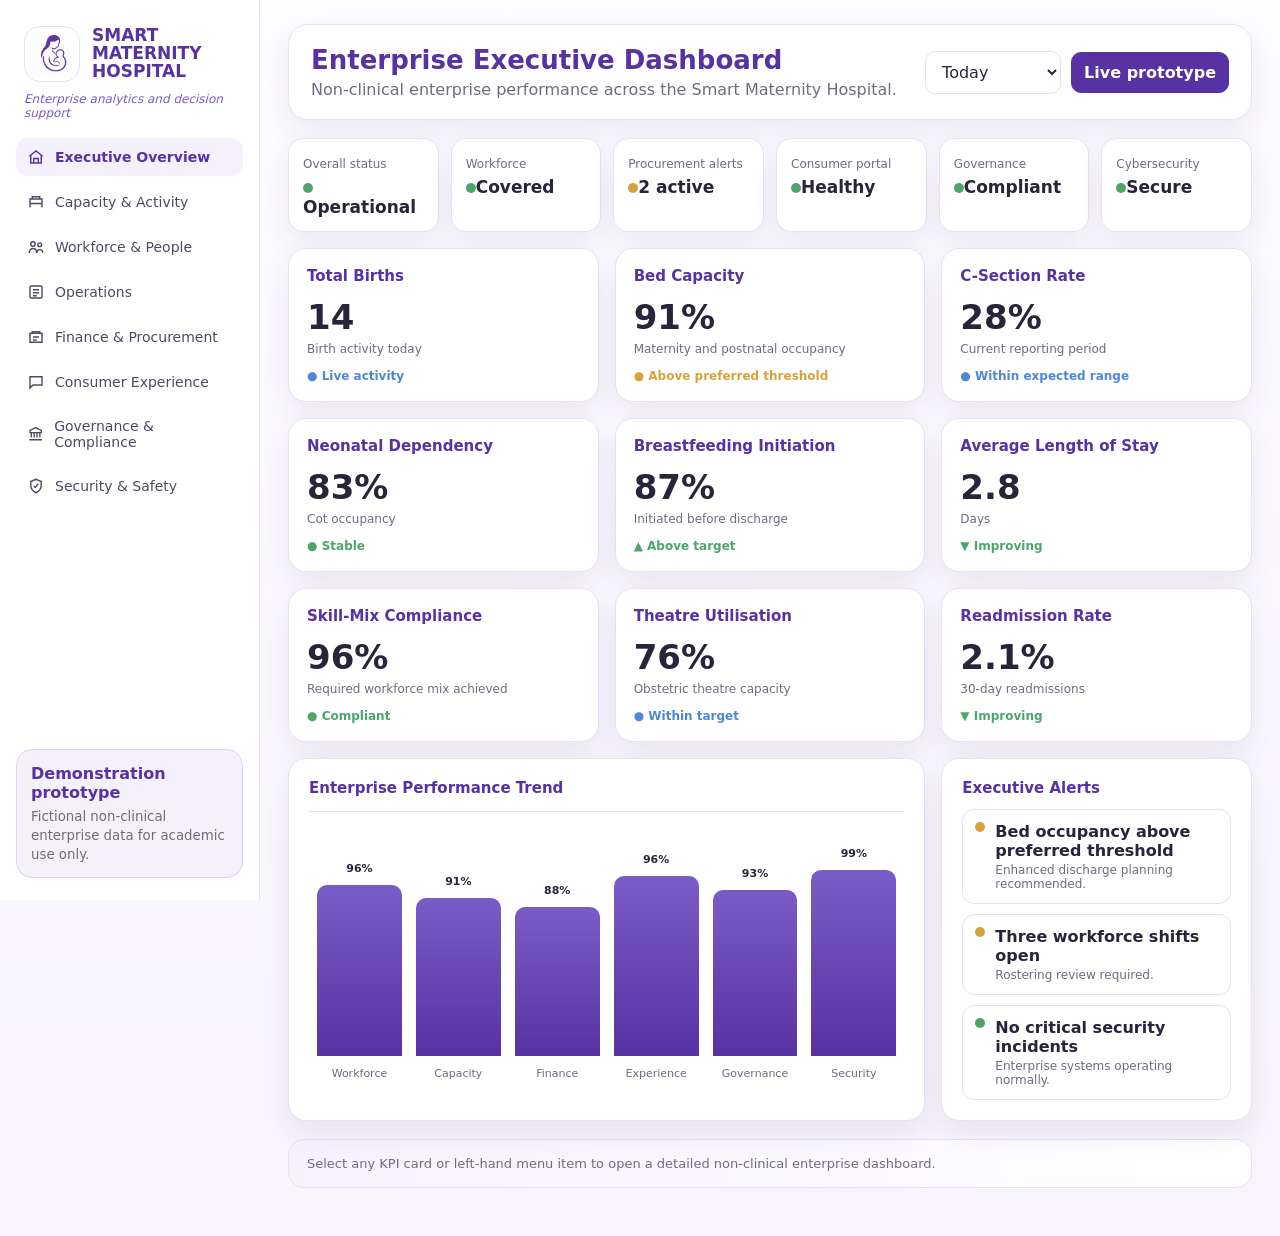
<file: index.html>
<!DOCTYPE html><html lang="en"><head><meta charset="UTF-8"><meta name="viewport" content="width=device-width,initial-scale=1.0"><title>Enterprise Executive Dashboard</title><link rel="stylesheet" href="assets/css/styles.css"></head>
<body><div class="shell">
<aside class="sidebar">
 <div>
  <div class="brand"><div class="logo"><img src="assets/smart-maternity-logo.png" alt="Smart Maternity Hospital logo"></div><h1>SMART<br>MATERNITY<br>HOSPITAL</h1></div>
  <div class="tagline">Enterprise analytics and decision support</div>
 </div>
 <nav><a class="nav-link active" href="index.html"><svg viewBox="0 0 24 24"><path d="M3 11 12 4l9 7"/><path d="M5 10v10h14V10"/><path d="M9 20v-6h6v6"/></svg>Executive Overview</a><a class="nav-link" href="capacity.html"><svg viewBox="0 0 24 24"><path d="M4 19V8h16v11"/><path d="M7 8V5h10v3M4 14h16"/></svg>Capacity & Activity</a><a class="nav-link " href="workforce.html"><svg viewBox="0 0 24 24"><circle cx="8" cy="8" r="3"/><circle cx="17" cy="9" r="2.5"/><path d="M3 20c0-4 2-6 5-6s5 2 5 6M13 20c.2-3 1.8-4.5 4-4.5S21 17 21 20"/></svg>Workforce & People</a><a class="nav-link " href="operations.html"><svg viewBox="0 0 24 24"><rect x="4" y="4" width="16" height="16" rx="2"/><path d="M8 9h8M8 13h8M8 17h5"/></svg>Operations</a><a class="nav-link " href="finance.html"><svg viewBox="0 0 24 24"><path d="M4 7h16v12H4z"/><path d="M7 7V5h10v2M8 12h8M8 16h5"/></svg>Finance & Procurement</a><a class="nav-link " href="customer.html"><svg viewBox="0 0 24 24"><path d="M4 5h16v11H8l-4 4V5Z"/></svg>Consumer Experience</a><a class="nav-link " href="governance.html"><svg viewBox="0 0 24 24"><path d="M12 3 4 7v3h16V7l-8-4Z"/><path d="M6 10v7M10 10v7M14 10v7M18 10v7M3 20h18"/></svg>Governance & Compliance</a><a class="nav-link " href="security.html"><svg viewBox="0 0 24 24"><path d="M12 3 5 6v5c0 5 3 8 7 10 4-2 7-5 7-10V6l-7-3Z"/><path d="m9 12 2 2 4-5"/></svg>Security & Safety</a></nav>
 <div class="sidebar-note"><strong>Demonstration prototype</strong><small>Fictional non-clinical enterprise data for academic use only.</small></div>
</aside><main><header class="header"><div><h2>Enterprise Executive Dashboard</h2><p>Non-clinical enterprise performance across the Smart Maternity Hospital.</p></div><div class="controls"><select id="period"><option value="today">Today</option><option value="week">This week</option><option value="month">This month</option></select><span class="chip active">Live prototype</span></div></header>
<section class="summary-strip">
<div class="summary-item"><span>Overall status</span><strong class="statusline"><i class="dot green"></i>Operational</strong></div>
<div class="summary-item"><span>Workforce</span><strong class="statusline"><i class="dot green"></i>Covered</strong></div>
<div class="summary-item"><span>Procurement alerts</span><strong class="statusline"><i class="dot amber"></i>2 active</strong></div>
<div class="summary-item"><span>Consumer portal</span><strong class="statusline"><i class="dot green"></i>Healthy</strong></div>
<div class="summary-item"><span>Governance</span><strong class="statusline"><i class="dot green"></i>Compliant</strong></div>
<div class="summary-item"><span>Cybersecurity</span><strong class="statusline"><i class="dot green"></i>Secure</strong></div>
</section>


<section class="grid">
<a href="capacity.html" class="card metric-card"><h3>Total Births</h3><div class="metric" id="births">14</div><div class="sub">Birth activity today</div><div class="trend neutral">● Live activity</div></a>
<a href="capacity.html" class="card metric-card"><h3>Bed Capacity</h3><div class="metric" id="beds">91%</div><div class="sub">Maternity and postnatal occupancy</div><div class="trend warn">● Above preferred threshold</div></a>
<a href="customer.html" class="card metric-card"><h3>C-Section Rate</h3><div class="metric" id="csection">28%</div><div class="sub">Current reporting period</div><div class="trend neutral">● Within expected range</div></a>
<a href="capacity.html" class="card metric-card"><h3>Neonatal Dependency</h3><div class="metric" id="neonatal">83%</div><div class="sub">Cot occupancy</div><div class="trend up">● Stable</div></a>
<a href="capacity.html" class="card metric-card"><h3>Breastfeeding Initiation</h3><div class="metric" id="feeding">87%</div><div class="sub">Initiated before discharge</div><div class="trend up">▲ Above target</div></a>
<a href="capacity.html" class="card metric-card"><h3>Average Length of Stay</h3><div class="metric" id="stay">2.8</div><div class="sub">Days</div><div class="trend up">▼ Improving</div></a>
<a href="workforce.html" class="card metric-card"><h3>Skill-Mix Compliance</h3><div class="metric" id="skillmix">96%</div><div class="sub">Required workforce mix achieved</div><div class="trend up">● Compliant</div></a>
<a href="capacity.html" class="card metric-card"><h3>Theatre Utilisation</h3><div class="metric" id="theatre">76%</div><div class="sub">Obstetric theatre capacity</div><div class="trend neutral">● Within target</div></a>
<a href="customer.html" class="card metric-card"><h3>Readmission Rate</h3><div class="metric" id="readmit">2.1%</div><div class="sub">30-day readmissions</div><div class="trend up">▼ Improving</div></a>

<article class="panel wide"><h3>Enterprise Performance Trend</h3><div class="chart">
<div class="bar" style="height:78%"><em>96%</em><span>Workforce</span></div>
<div class="bar" style="height:72%"><em>91%</em><span>Capacity</span></div>
<div class="bar" style="height:68%"><em>88%</em><span>Finance</span></div>
<div class="bar" style="height:82%"><em>96%</em><span>Experience</span></div>
<div class="bar" style="height:76%"><em>93%</em><span>Governance</span></div>
<div class="bar" style="height:85%"><em>99%</em><span>Security</span></div>
</div></article>

<article class="panel"><h3>Executive Alerts</h3><div class="alerts">
<div class="alert"><i class="dot amber"></i><div><strong>Bed occupancy above preferred threshold</strong><div class="sub">Enhanced discharge planning recommended.</div></div></div>
<div class="alert"><i class="dot amber"></i><div><strong>Three workforce shifts open</strong><div class="sub">Rostering review required.</div></div></div>
<div class="alert"><i class="dot green"></i><div><strong>No critical security incidents</strong><div class="sub">Enterprise systems operating normally.</div></div></div>
</div></article>
</section>
<div class="footer-note">Select any KPI card or left-hand menu item to open a detailed non-clinical enterprise dashboard.</div>
</main></div><script src="assets/js/app.js"></script></body></html>
</file>
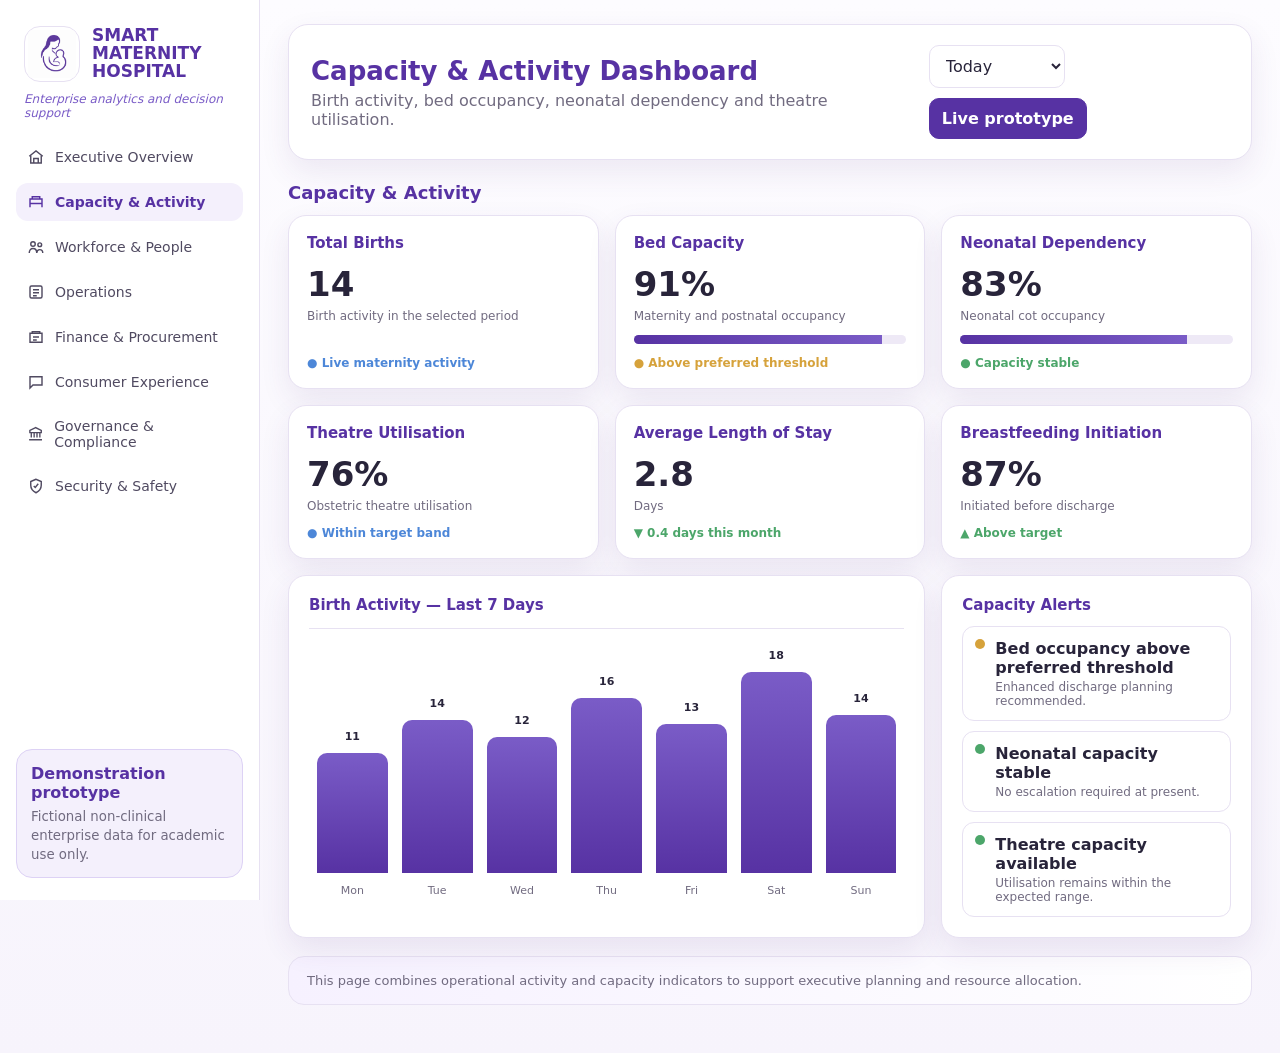
<file: capacity.html>
<!DOCTYPE html><html lang="en"><head><meta charset="UTF-8"><meta name="viewport" content="width=device-width,initial-scale=1.0"><title>Capacity & Activity Dashboard</title><link rel="stylesheet" href="assets/css/styles.css"></head>
<body><div class="shell"><aside class="sidebar">
 <div>
  <div class="brand"><div class="logo"><img src="assets/smart-maternity-logo.png" alt="Smart Maternity Hospital logo"></div><h1>SMART<br>MATERNITY<br>HOSPITAL</h1></div>
  <div class="tagline">Enterprise analytics and decision support</div>
 </div>
 <nav><a class="nav-link" href="index.html"><svg viewBox="0 0 24 24"><path d="M3 11 12 4l9 7"/><path d="M5 10v10h14V10"/><path d="M9 20v-6h6v6"/></svg>Executive Overview</a><a class="nav-link active" href="capacity.html"><svg viewBox="0 0 24 24"><path d="M4 19V8h16v11"/><path d="M7 8V5h10v3M4 14h16"/></svg>Capacity & Activity</a><a class="nav-link " href="workforce.html"><svg viewBox="0 0 24 24"><circle cx="8" cy="8" r="3"/><circle cx="17" cy="9" r="2.5"/><path d="M3 20c0-4 2-6 5-6s5 2 5 6M13 20c.2-3 1.8-4.5 4-4.5S21 17 21 20"/></svg>Workforce & People</a><a class="nav-link " href="operations.html"><svg viewBox="0 0 24 24"><rect x="4" y="4" width="16" height="16" rx="2"/><path d="M8 9h8M8 13h8M8 17h5"/></svg>Operations</a><a class="nav-link " href="finance.html"><svg viewBox="0 0 24 24"><path d="M4 7h16v12H4z"/><path d="M7 7V5h10v2M8 12h8M8 16h5"/></svg>Finance & Procurement</a><a class="nav-link " href="customer.html"><svg viewBox="0 0 24 24"><path d="M4 5h16v11H8l-4 4V5Z"/></svg>Consumer Experience</a><a class="nav-link " href="governance.html"><svg viewBox="0 0 24 24"><path d="M12 3 4 7v3h16V7l-8-4Z"/><path d="M6 10v7M10 10v7M14 10v7M18 10v7M3 20h18"/></svg>Governance & Compliance</a><a class="nav-link " href="security.html"><svg viewBox="0 0 24 24"><path d="M12 3 5 6v5c0 5 3 8 7 10 4-2 7-5 7-10V6l-7-3Z"/><path d="m9 12 2 2 4-5"/></svg>Security & Safety</a></nav>
 <div class="sidebar-note"><strong>Demonstration prototype</strong><small>Fictional non-clinical enterprise data for academic use only.</small></div>
</aside><main><header class="header"><div><h2>Capacity & Activity Dashboard</h2><p>Birth activity, bed occupancy, neonatal dependency and theatre utilisation.</p></div><div class="controls"><select id="period"><option value="today">Today</option><option value="week">This week</option><option value="month">This month</option></select><span class="chip active">Live prototype</span></div></header>
<section class="grid">
<h3 class="section-heading">Capacity & Activity</h3>
<article class="card metric-card"><h3>Total Births</h3><div class="metric" id="births">14</div><div class="sub">Birth activity in the selected period</div><div class="trend neutral">● Live maternity activity</div></article>
<article class="card metric-card"><h3>Bed Capacity</h3><div class="metric" id="beds">91%</div><div class="sub">Maternity and postnatal occupancy</div><div class="progress"><span style="width:91%"></span></div><div class="trend warn">● Above preferred threshold</div></article>
<article class="card metric-card"><h3>Neonatal Dependency</h3><div class="metric" id="neonatal">83%</div><div class="sub">Neonatal cot occupancy</div><div class="progress"><span style="width:83%"></span></div><div class="trend up">● Capacity stable</div></article>
<article class="card metric-card"><h3>Theatre Utilisation</h3><div class="metric" id="theatre">76%</div><div class="sub">Obstetric theatre utilisation</div><div class="trend neutral">● Within target band</div></article>
<article class="card metric-card"><h3>Average Length of Stay</h3><div class="metric" id="stay">2.8</div><div class="sub">Days</div><div class="trend up">▼ 0.4 days this month</div></article>
<article class="card metric-card"><h3>Breastfeeding Initiation</h3><div class="metric" id="feeding">87%</div><div class="sub">Initiated before discharge</div><div class="trend up">▲ Above target</div></article>

<article class="panel wide"><h3>Birth Activity — Last 7 Days</h3><div class="chart">
<div class="bar" style="height:55%"><em>11</em><span>Mon</span></div>
<div class="bar" style="height:70%"><em>14</em><span>Tue</span></div>
<div class="bar" style="height:62%"><em>12</em><span>Wed</span></div>
<div class="bar" style="height:80%"><em>16</em><span>Thu</span></div>
<div class="bar" style="height:68%"><em>13</em><span>Fri</span></div>
<div class="bar" style="height:92%"><em>18</em><span>Sat</span></div>
<div class="bar" style="height:72%"><em>14</em><span>Sun</span></div>
</div></article>

<article class="panel"><h3>Capacity Alerts</h3><div class="alerts">
<div class="alert"><i class="dot amber"></i><div><strong>Bed occupancy above preferred threshold</strong><div class="sub">Enhanced discharge planning recommended.</div></div></div>
<div class="alert"><i class="dot green"></i><div><strong>Neonatal capacity stable</strong><div class="sub">No escalation required at present.</div></div></div>
<div class="alert"><i class="dot green"></i><div><strong>Theatre capacity available</strong><div class="sub">Utilisation remains within the expected range.</div></div></div>
</div></article>
</section>
<div class="footer-note">This page combines operational activity and capacity indicators to support executive planning and resource allocation.</div>
</main></div><script src="assets/js/app.js"></script></body></html>
</file>
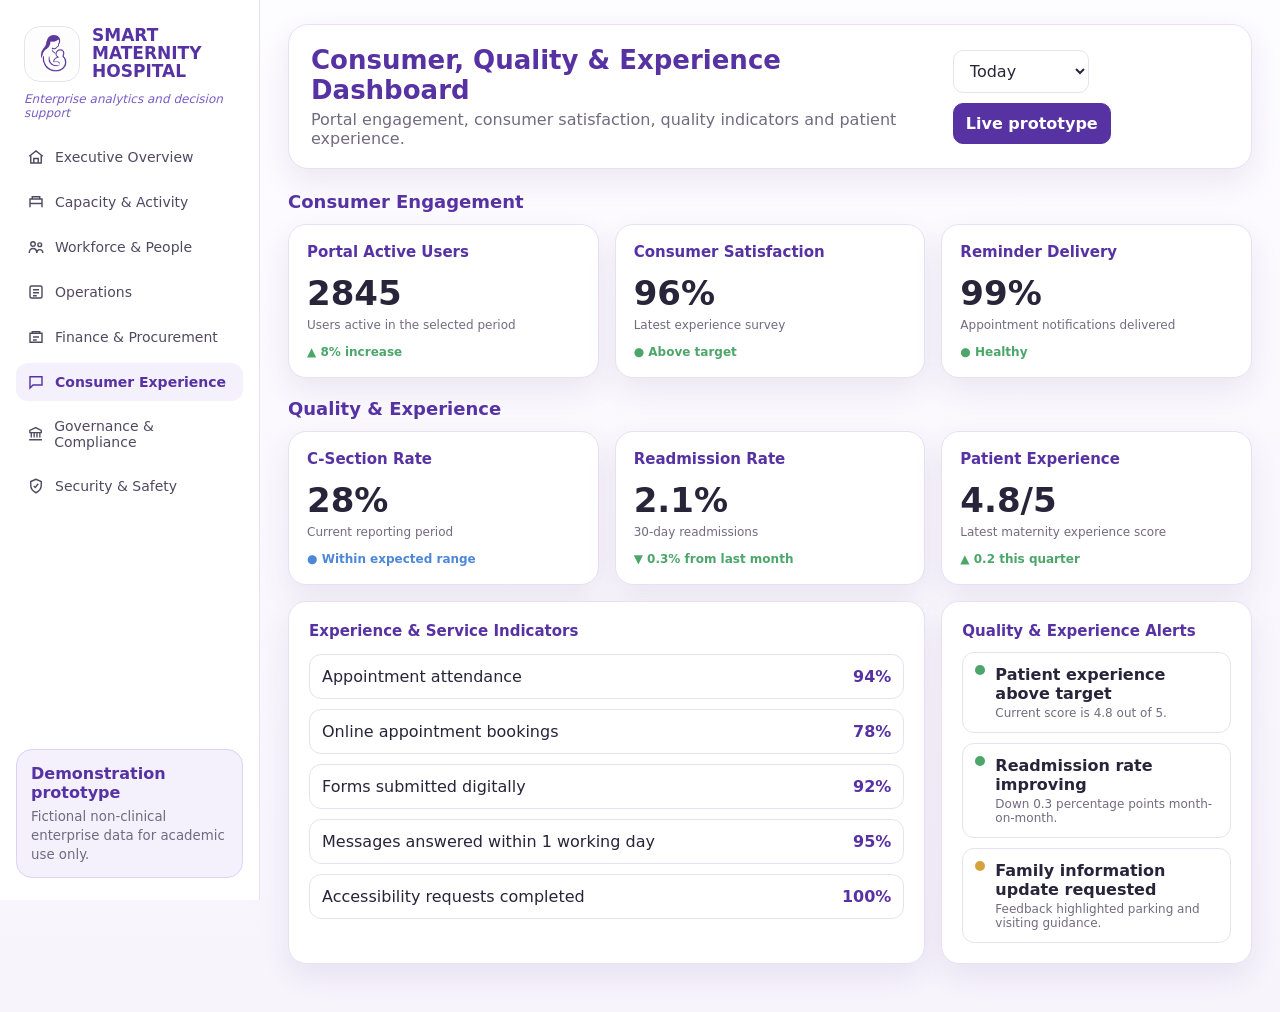
<file: customer.html>
<!DOCTYPE html><html lang="en"><head><meta charset="UTF-8"><meta name="viewport" content="width=device-width,initial-scale=1.0"><title>Consumer Experience Dashboard</title><link rel="stylesheet" href="assets/css/styles.css"></head>
<body><div class="shell">
<aside class="sidebar">
 <div>
  <div class="brand"><div class="logo"><img src="assets/smart-maternity-logo.png" alt="Smart Maternity Hospital logo"></div><h1>SMART<br>MATERNITY<br>HOSPITAL</h1></div>
  <div class="tagline">Enterprise analytics and decision support</div>
 </div>
 <nav><a class="nav-link " href="index.html"><svg viewBox="0 0 24 24"><path d="M3 11 12 4l9 7"/><path d="M5 10v10h14V10"/><path d="M9 20v-6h6v6"/></svg>Executive Overview</a><a class="nav-link" href="capacity.html"><svg viewBox="0 0 24 24"><path d="M4 19V8h16v11"/><path d="M7 8V5h10v3M4 14h16"/></svg>Capacity & Activity</a><a class="nav-link " href="workforce.html"><svg viewBox="0 0 24 24"><circle cx="8" cy="8" r="3"/><circle cx="17" cy="9" r="2.5"/><path d="M3 20c0-4 2-6 5-6s5 2 5 6M13 20c.2-3 1.8-4.5 4-4.5S21 17 21 20"/></svg>Workforce & People</a><a class="nav-link " href="operations.html"><svg viewBox="0 0 24 24"><rect x="4" y="4" width="16" height="16" rx="2"/><path d="M8 9h8M8 13h8M8 17h5"/></svg>Operations</a><a class="nav-link " href="finance.html"><svg viewBox="0 0 24 24"><path d="M4 7h16v12H4z"/><path d="M7 7V5h10v2M8 12h8M8 16h5"/></svg>Finance & Procurement</a><a class="nav-link active" href="customer.html"><svg viewBox="0 0 24 24"><path d="M4 5h16v11H8l-4 4V5Z"/></svg>Consumer Experience</a><a class="nav-link " href="governance.html"><svg viewBox="0 0 24 24"><path d="M12 3 4 7v3h16V7l-8-4Z"/><path d="M6 10v7M10 10v7M14 10v7M18 10v7M3 20h18"/></svg>Governance & Compliance</a><a class="nav-link " href="security.html"><svg viewBox="0 0 24 24"><path d="M12 3 5 6v5c0 5 3 8 7 10 4-2 7-5 7-10V6l-7-3Z"/><path d="m9 12 2 2 4-5"/></svg>Security & Safety</a></nav>
 <div class="sidebar-note"><strong>Demonstration prototype</strong><small>Fictional non-clinical enterprise data for academic use only.</small></div>
</aside><main><header class="header"><div><h2>Consumer, Quality & Experience Dashboard</h2><p>Portal engagement, consumer satisfaction, quality indicators and patient experience.</p></div><div class="controls"><select id="period"><option value="today">Today</option><option value="week">This week</option><option value="month">This month</option></select><span class="chip active">Live prototype</span></div></header>

<section class="grid">
<h3 class="section-heading">Consumer Engagement</h3>
<article class="card metric-card"><h3>Portal Active Users</h3><div class="metric" id="users">2845</div><div class="sub">Users active in the selected period</div><div class="trend up">▲ 8% increase</div></article>
<article class="card metric-card"><h3>Consumer Satisfaction</h3><div class="metric" id="satisfaction">96%</div><div class="sub">Latest experience survey</div><div class="trend up">● Above target</div></article>
<article class="card metric-card"><h3>Reminder Delivery</h3><div class="metric" id="reminders">99%</div><div class="sub">Appointment notifications delivered</div><div class="trend up">● Healthy</div></article>

<h3 class="section-heading">Quality & Experience</h3>
<article class="card metric-card"><h3>C-Section Rate</h3><div class="metric" id="csection">28%</div><div class="sub">Current reporting period</div><div class="trend neutral">● Within expected range</div></article>
<article class="card metric-card"><h3>Readmission Rate</h3><div class="metric" id="readmit">2.1%</div><div class="sub">30-day readmissions</div><div class="trend up">▼ 0.3% from last month</div></article>
<article class="card metric-card"><h3>Patient Experience</h3><div class="metric" id="experience">4.8/5</div><div class="sub">Latest maternity experience score</div><div class="trend up">▲ 0.2 this quarter</div></article>

<article class="panel wide"><h3>Experience & Service Indicators</h3><div class="kpi-list">
<div class="kpi-row"><span>Appointment attendance</span><strong id="attendance">94%</strong></div>
<div class="kpi-row"><span>Online appointment bookings</span><strong>78%</strong></div>
<div class="kpi-row"><span>Forms submitted digitally</span><strong>92%</strong></div>
<div class="kpi-row"><span>Messages answered within 1 working day</span><strong>95%</strong></div>
<div class="kpi-row"><span>Accessibility requests completed</span><strong>100%</strong></div>
</div></article>

<article class="panel"><h3>Quality & Experience Alerts</h3><div class="alerts">
<div class="alert"><i class="dot green"></i><div><strong>Patient experience above target</strong><div class="sub">Current score is 4.8 out of 5.</div></div></div>
<div class="alert"><i class="dot green"></i><div><strong>Readmission rate improving</strong><div class="sub">Down 0.3 percentage points month-on-month.</div></div></div>
<div class="alert"><i class="dot amber"></i><div><strong>Family information update requested</strong><div class="sub">Feedback highlighted parking and visiting guidance.</div></div></div>
</div></article>
</section>

</main></div><script src="assets/js/app.js"></script></body></html>
</file>
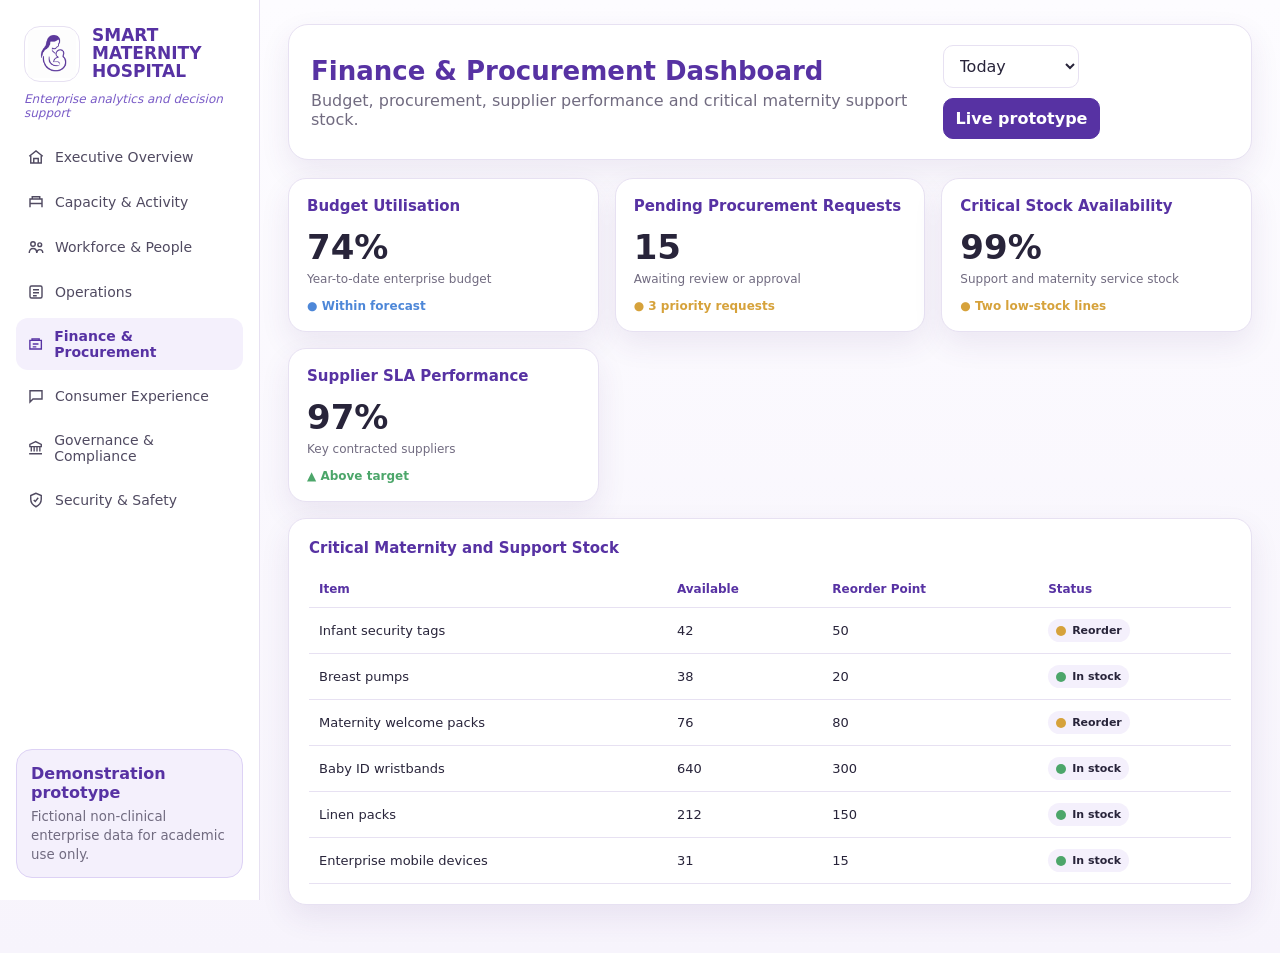
<file: finance.html>
<!DOCTYPE html><html lang="en"><head><meta charset="UTF-8"><meta name="viewport" content="width=device-width,initial-scale=1.0"><title>Finance & Procurement Dashboard</title><link rel="stylesheet" href="assets/css/styles.css"></head>
<body><div class="shell">
<aside class="sidebar">
 <div>
  <div class="brand"><div class="logo"><img src="assets/smart-maternity-logo.png" alt="Smart Maternity Hospital logo"></div><h1>SMART<br>MATERNITY<br>HOSPITAL</h1></div>
  <div class="tagline">Enterprise analytics and decision support</div>
 </div>
 <nav><a class="nav-link " href="index.html"><svg viewBox="0 0 24 24"><path d="M3 11 12 4l9 7"/><path d="M5 10v10h14V10"/><path d="M9 20v-6h6v6"/></svg>Executive Overview</a><a class="nav-link" href="capacity.html"><svg viewBox="0 0 24 24"><path d="M4 19V8h16v11"/><path d="M7 8V5h10v3M4 14h16"/></svg>Capacity & Activity</a><a class="nav-link " href="workforce.html"><svg viewBox="0 0 24 24"><circle cx="8" cy="8" r="3"/><circle cx="17" cy="9" r="2.5"/><path d="M3 20c0-4 2-6 5-6s5 2 5 6M13 20c.2-3 1.8-4.5 4-4.5S21 17 21 20"/></svg>Workforce & People</a><a class="nav-link " href="operations.html"><svg viewBox="0 0 24 24"><rect x="4" y="4" width="16" height="16" rx="2"/><path d="M8 9h8M8 13h8M8 17h5"/></svg>Operations</a><a class="nav-link active" href="finance.html"><svg viewBox="0 0 24 24"><path d="M4 7h16v12H4z"/><path d="M7 7V5h10v2M8 12h8M8 16h5"/></svg>Finance & Procurement</a><a class="nav-link " href="customer.html"><svg viewBox="0 0 24 24"><path d="M4 5h16v11H8l-4 4V5Z"/></svg>Consumer Experience</a><a class="nav-link " href="governance.html"><svg viewBox="0 0 24 24"><path d="M12 3 4 7v3h16V7l-8-4Z"/><path d="M6 10v7M10 10v7M14 10v7M18 10v7M3 20h18"/></svg>Governance & Compliance</a><a class="nav-link " href="security.html"><svg viewBox="0 0 24 24"><path d="M12 3 5 6v5c0 5 3 8 7 10 4-2 7-5 7-10V6l-7-3Z"/><path d="m9 12 2 2 4-5"/></svg>Security & Safety</a></nav>
 <div class="sidebar-note"><strong>Demonstration prototype</strong><small>Fictional non-clinical enterprise data for academic use only.</small></div>
</aside><main><header class="header"><div><h2>Finance & Procurement Dashboard</h2><p>Budget, procurement, supplier performance and critical maternity support stock.</p></div><div class="controls"><select id="period"><option value="today">Today</option><option value="week">This week</option><option value="month">This month</option></select><span class="chip active">Live prototype</span></div></header>
<section class="grid">
<article class="card metric-card"><h3>Budget Utilisation</h3><div class="metric" id="budget">74%</div><div class="sub">Year-to-date enterprise budget</div><div class="trend neutral">● Within forecast</div></article>
<article class="card metric-card"><h3>Pending Procurement Requests</h3><div class="metric" id="procurement">15</div><div class="sub">Awaiting review or approval</div><div class="trend warn">● 3 priority requests</div></article>
<article class="card metric-card"><h3>Critical Stock Availability</h3><div class="metric" id="stock">99%</div><div class="sub">Support and maternity service stock</div><div class="trend warn">● Two low-stock lines</div></article>
<article class="card metric-card"><h3>Supplier SLA Performance</h3><div class="metric" id="suppliers">97%</div><div class="sub">Key contracted suppliers</div><div class="trend up">▲ Above target</div></article>
<article class="panel full"><h3>Critical Maternity and Support Stock</h3><table class="stock-table">
<thead><tr><th>Item</th><th>Available</th><th>Reorder Point</th><th>Status</th></tr></thead><tbody>
<tr><td>Infant security tags</td><td>42</td><td>50</td><td><span class="pill"><i class="dot amber"></i>Reorder</span></td></tr>
<tr><td>Breast pumps</td><td>38</td><td>20</td><td><span class="pill"><i class="dot green"></i>In stock</span></td></tr>
<tr><td>Maternity welcome packs</td><td>76</td><td>80</td><td><span class="pill"><i class="dot amber"></i>Reorder</span></td></tr>
<tr><td>Baby ID wristbands</td><td>640</td><td>300</td><td><span class="pill"><i class="dot green"></i>In stock</span></td></tr>
<tr><td>Linen packs</td><td>212</td><td>150</td><td><span class="pill"><i class="dot green"></i>In stock</span></td></tr>
<tr><td>Enterprise mobile devices</td><td>31</td><td>15</td><td><span class="pill"><i class="dot green"></i>In stock</span></td></tr>
</tbody></table></article>
</section>
</main></div><script src="assets/js/app.js"></script></body></html>
</file>
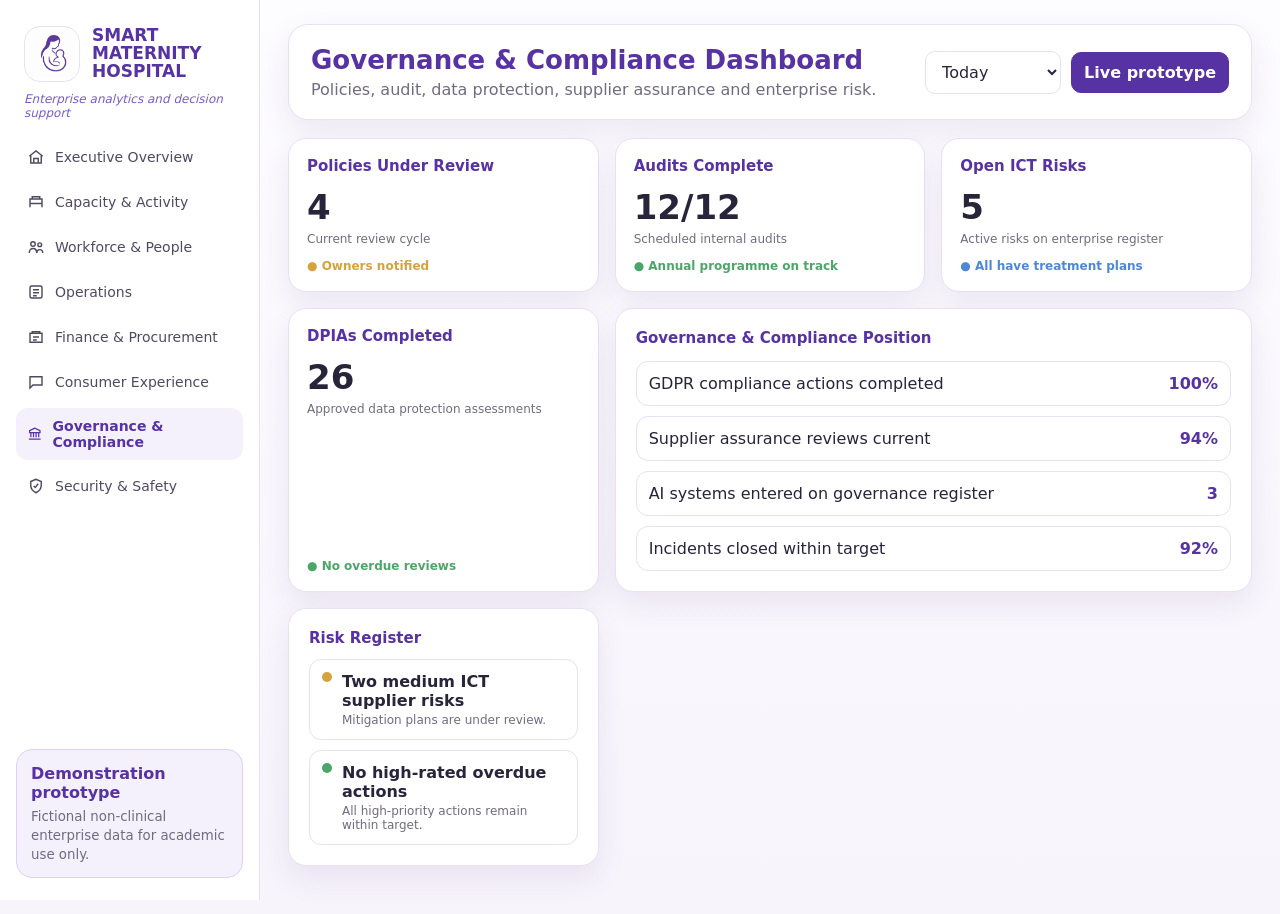
<file: governance.html>
<!DOCTYPE html><html lang="en"><head><meta charset="UTF-8"><meta name="viewport" content="width=device-width,initial-scale=1.0"><title>Governance & Compliance Dashboard</title><link rel="stylesheet" href="assets/css/styles.css"></head>
<body><div class="shell">
<aside class="sidebar">
 <div>
  <div class="brand"><div class="logo"><img src="assets/smart-maternity-logo.png" alt="Smart Maternity Hospital logo"></div><h1>SMART<br>MATERNITY<br>HOSPITAL</h1></div>
  <div class="tagline">Enterprise analytics and decision support</div>
 </div>
 <nav><a class="nav-link " href="index.html"><svg viewBox="0 0 24 24"><path d="M3 11 12 4l9 7"/><path d="M5 10v10h14V10"/><path d="M9 20v-6h6v6"/></svg>Executive Overview</a><a class="nav-link" href="capacity.html"><svg viewBox="0 0 24 24"><path d="M4 19V8h16v11"/><path d="M7 8V5h10v3M4 14h16"/></svg>Capacity & Activity</a><a class="nav-link " href="workforce.html"><svg viewBox="0 0 24 24"><circle cx="8" cy="8" r="3"/><circle cx="17" cy="9" r="2.5"/><path d="M3 20c0-4 2-6 5-6s5 2 5 6M13 20c.2-3 1.8-4.5 4-4.5S21 17 21 20"/></svg>Workforce & People</a><a class="nav-link " href="operations.html"><svg viewBox="0 0 24 24"><rect x="4" y="4" width="16" height="16" rx="2"/><path d="M8 9h8M8 13h8M8 17h5"/></svg>Operations</a><a class="nav-link " href="finance.html"><svg viewBox="0 0 24 24"><path d="M4 7h16v12H4z"/><path d="M7 7V5h10v2M8 12h8M8 16h5"/></svg>Finance & Procurement</a><a class="nav-link " href="customer.html"><svg viewBox="0 0 24 24"><path d="M4 5h16v11H8l-4 4V5Z"/></svg>Consumer Experience</a><a class="nav-link active" href="governance.html"><svg viewBox="0 0 24 24"><path d="M12 3 4 7v3h16V7l-8-4Z"/><path d="M6 10v7M10 10v7M14 10v7M18 10v7M3 20h18"/></svg>Governance & Compliance</a><a class="nav-link " href="security.html"><svg viewBox="0 0 24 24"><path d="M12 3 5 6v5c0 5 3 8 7 10 4-2 7-5 7-10V6l-7-3Z"/><path d="m9 12 2 2 4-5"/></svg>Security & Safety</a></nav>
 <div class="sidebar-note"><strong>Demonstration prototype</strong><small>Fictional non-clinical enterprise data for academic use only.</small></div>
</aside><main><header class="header"><div><h2>Governance & Compliance Dashboard</h2><p>Policies, audit, data protection, supplier assurance and enterprise risk.</p></div><div class="controls"><select id="period"><option value="today">Today</option><option value="week">This week</option><option value="month">This month</option></select><span class="chip active">Live prototype</span></div></header>
<section class="grid">
<article class="card metric-card"><h3>Policies Under Review</h3><div class="metric" id="policies">4</div><div class="sub">Current review cycle</div><div class="trend warn">● Owners notified</div></article>
<article class="card metric-card"><h3>Audits Complete</h3><div class="metric" id="audits">12/12</div><div class="sub">Scheduled internal audits</div><div class="trend up">● Annual programme on track</div></article>
<article class="card metric-card"><h3>Open ICT Risks</h3><div class="metric" id="risks">5</div><div class="sub">Active risks on enterprise register</div><div class="trend neutral">● All have treatment plans</div></article>
<article class="card metric-card"><h3>DPIAs Completed</h3><div class="metric" id="dpias">26</div><div class="sub">Approved data protection assessments</div><div class="trend up">● No overdue reviews</div></article>
<article class="panel wide"><h3>Governance & Compliance Position</h3><div class="kpi-list">
<div class="kpi-row"><span>GDPR compliance actions completed</span><strong>100%</strong></div><div class="kpi-row"><span>Supplier assurance reviews current</span><strong>94%</strong></div><div class="kpi-row"><span>AI systems entered on governance register</span><strong>3</strong></div><div class="kpi-row"><span>Incidents closed within target</span><strong>92%</strong></div></div></article>
<article class="panel"><h3>Risk Register</h3><div class="alerts"><div class="alert"><i class="dot amber"></i><div><strong>Two medium ICT supplier risks</strong><div class="sub">Mitigation plans are under review.</div></div></div><div class="alert"><i class="dot green"></i><div><strong>No high-rated overdue actions</strong><div class="sub">All high-priority actions remain within target.</div></div></div></div></article>
</section>
</main></div><script src="assets/js/app.js"></script></body></html>
</file>
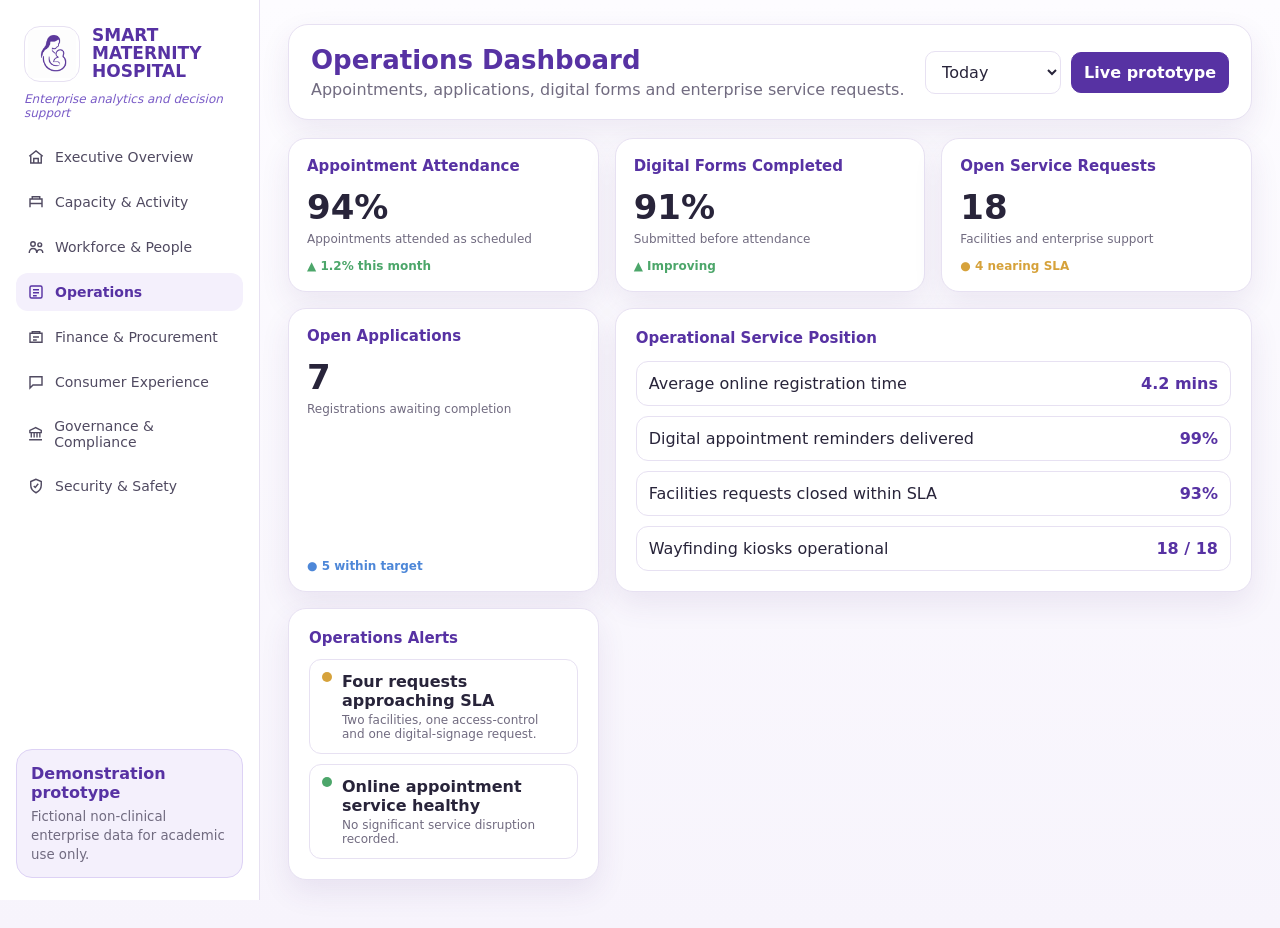
<file: operations.html>
<!DOCTYPE html><html lang="en"><head><meta charset="UTF-8"><meta name="viewport" content="width=device-width,initial-scale=1.0"><title>Operations Dashboard</title><link rel="stylesheet" href="assets/css/styles.css"></head>
<body><div class="shell">
<aside class="sidebar">
 <div>
  <div class="brand"><div class="logo"><img src="assets/smart-maternity-logo.png" alt="Smart Maternity Hospital logo"></div><h1>SMART<br>MATERNITY<br>HOSPITAL</h1></div>
  <div class="tagline">Enterprise analytics and decision support</div>
 </div>
 <nav><a class="nav-link " href="index.html"><svg viewBox="0 0 24 24"><path d="M3 11 12 4l9 7"/><path d="M5 10v10h14V10"/><path d="M9 20v-6h6v6"/></svg>Executive Overview</a><a class="nav-link" href="capacity.html"><svg viewBox="0 0 24 24"><path d="M4 19V8h16v11"/><path d="M7 8V5h10v3M4 14h16"/></svg>Capacity & Activity</a><a class="nav-link " href="workforce.html"><svg viewBox="0 0 24 24"><circle cx="8" cy="8" r="3"/><circle cx="17" cy="9" r="2.5"/><path d="M3 20c0-4 2-6 5-6s5 2 5 6M13 20c.2-3 1.8-4.5 4-4.5S21 17 21 20"/></svg>Workforce & People</a><a class="nav-link active" href="operations.html"><svg viewBox="0 0 24 24"><rect x="4" y="4" width="16" height="16" rx="2"/><path d="M8 9h8M8 13h8M8 17h5"/></svg>Operations</a><a class="nav-link " href="finance.html"><svg viewBox="0 0 24 24"><path d="M4 7h16v12H4z"/><path d="M7 7V5h10v2M8 12h8M8 16h5"/></svg>Finance & Procurement</a><a class="nav-link " href="customer.html"><svg viewBox="0 0 24 24"><path d="M4 5h16v11H8l-4 4V5Z"/></svg>Consumer Experience</a><a class="nav-link " href="governance.html"><svg viewBox="0 0 24 24"><path d="M12 3 4 7v3h16V7l-8-4Z"/><path d="M6 10v7M10 10v7M14 10v7M18 10v7M3 20h18"/></svg>Governance & Compliance</a><a class="nav-link " href="security.html"><svg viewBox="0 0 24 24"><path d="M12 3 5 6v5c0 5 3 8 7 10 4-2 7-5 7-10V6l-7-3Z"/><path d="m9 12 2 2 4-5"/></svg>Security & Safety</a></nav>
 <div class="sidebar-note"><strong>Demonstration prototype</strong><small>Fictional non-clinical enterprise data for academic use only.</small></div>
</aside><main><header class="header"><div><h2>Operations Dashboard</h2><p>Appointments, applications, digital forms and enterprise service requests.</p></div><div class="controls"><select id="period"><option value="today">Today</option><option value="week">This week</option><option value="month">This month</option></select><span class="chip active">Live prototype</span></div></header>
<section class="grid">
<article class="card metric-card"><h3>Appointment Attendance</h3><div class="metric" id="attendance">94%</div><div class="sub">Appointments attended as scheduled</div><div class="trend up">▲ 1.2% this month</div></article>
<article class="card metric-card"><h3>Digital Forms Completed</h3><div class="metric" id="forms">91%</div><div class="sub">Submitted before attendance</div><div class="trend up">▲ Improving</div></article>
<article class="card metric-card"><h3>Open Service Requests</h3><div class="metric" id="requests">18</div><div class="sub">Facilities and enterprise support</div><div class="trend warn">● 4 nearing SLA</div></article>
<article class="card metric-card"><h3>Open Applications</h3><div class="metric" id="apps">7</div><div class="sub">Registrations awaiting completion</div><div class="trend neutral">● 5 within target</div></article>
<article class="panel wide"><h3>Operational Service Position</h3><div class="kpi-list">
<div class="kpi-row"><span>Average online registration time</span><strong>4.2 mins</strong></div><div class="kpi-row"><span>Digital appointment reminders delivered</span><strong>99%</strong></div><div class="kpi-row"><span>Facilities requests closed within SLA</span><strong>93%</strong></div><div class="kpi-row"><span>Wayfinding kiosks operational</span><strong>18 / 18</strong></div></div></article>
<article class="panel"><h3>Operations Alerts</h3><div class="alerts"><div class="alert"><i class="dot amber"></i><div><strong>Four requests approaching SLA</strong><div class="sub">Two facilities, one access-control and one digital-signage request.</div></div></div><div class="alert"><i class="dot green"></i><div><strong>Online appointment service healthy</strong><div class="sub">No significant service disruption recorded.</div></div></div></div></article>
</section>
</main></div><script src="assets/js/app.js"></script></body></html>
</file>
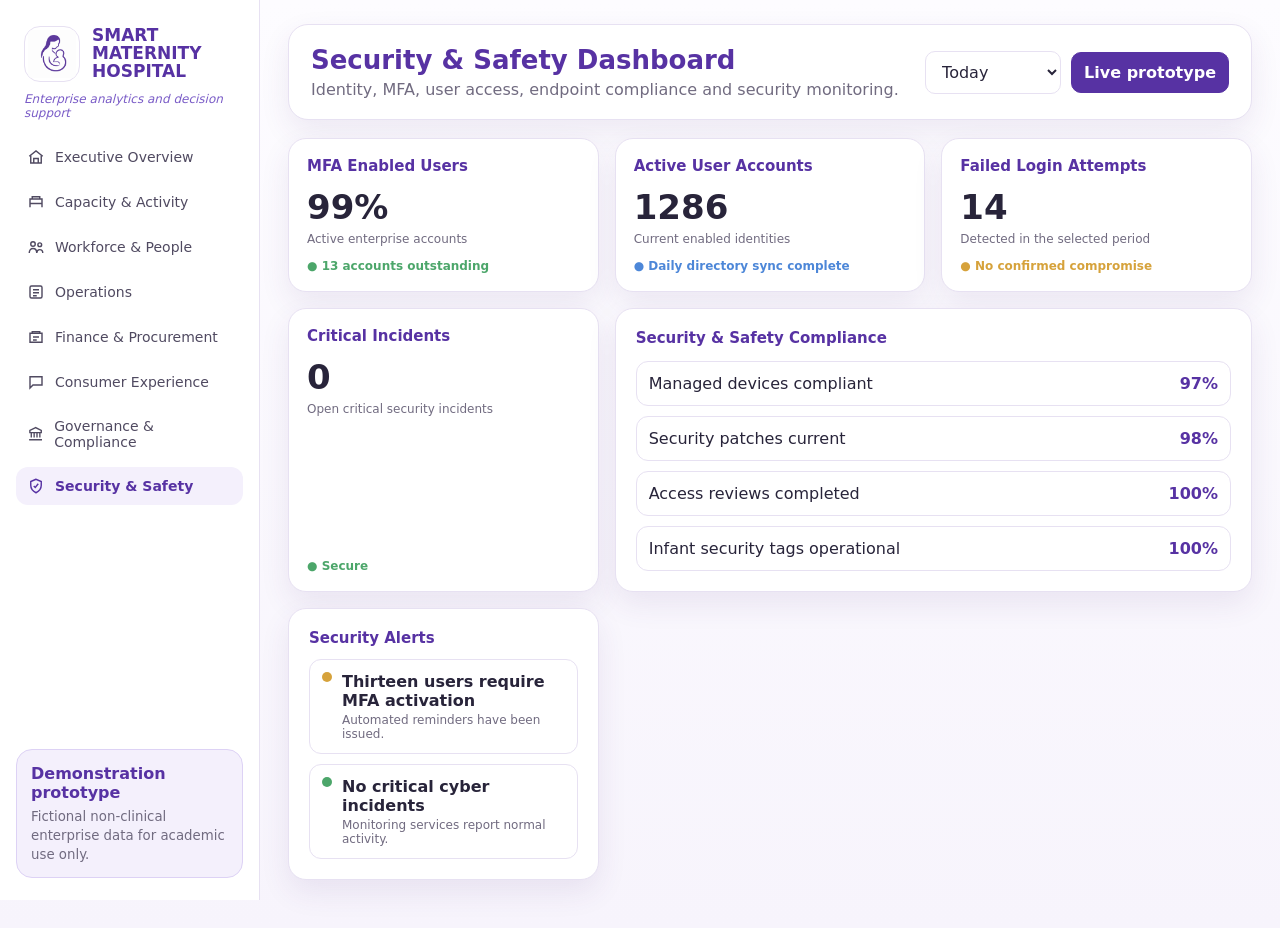
<file: security.html>
<!DOCTYPE html><html lang="en"><head><meta charset="UTF-8"><meta name="viewport" content="width=device-width,initial-scale=1.0"><title>Security & Safety Dashboard</title><link rel="stylesheet" href="assets/css/styles.css"></head>
<body><div class="shell">
<aside class="sidebar">
 <div>
  <div class="brand"><div class="logo"><img src="assets/smart-maternity-logo.png" alt="Smart Maternity Hospital logo"></div><h1>SMART<br>MATERNITY<br>HOSPITAL</h1></div>
  <div class="tagline">Enterprise analytics and decision support</div>
 </div>
 <nav><a class="nav-link " href="index.html"><svg viewBox="0 0 24 24"><path d="M3 11 12 4l9 7"/><path d="M5 10v10h14V10"/><path d="M9 20v-6h6v6"/></svg>Executive Overview</a><a class="nav-link" href="capacity.html"><svg viewBox="0 0 24 24"><path d="M4 19V8h16v11"/><path d="M7 8V5h10v3M4 14h16"/></svg>Capacity & Activity</a><a class="nav-link " href="workforce.html"><svg viewBox="0 0 24 24"><circle cx="8" cy="8" r="3"/><circle cx="17" cy="9" r="2.5"/><path d="M3 20c0-4 2-6 5-6s5 2 5 6M13 20c.2-3 1.8-4.5 4-4.5S21 17 21 20"/></svg>Workforce & People</a><a class="nav-link " href="operations.html"><svg viewBox="0 0 24 24"><rect x="4" y="4" width="16" height="16" rx="2"/><path d="M8 9h8M8 13h8M8 17h5"/></svg>Operations</a><a class="nav-link " href="finance.html"><svg viewBox="0 0 24 24"><path d="M4 7h16v12H4z"/><path d="M7 7V5h10v2M8 12h8M8 16h5"/></svg>Finance & Procurement</a><a class="nav-link " href="customer.html"><svg viewBox="0 0 24 24"><path d="M4 5h16v11H8l-4 4V5Z"/></svg>Consumer Experience</a><a class="nav-link " href="governance.html"><svg viewBox="0 0 24 24"><path d="M12 3 4 7v3h16V7l-8-4Z"/><path d="M6 10v7M10 10v7M14 10v7M18 10v7M3 20h18"/></svg>Governance & Compliance</a><a class="nav-link active" href="security.html"><svg viewBox="0 0 24 24"><path d="M12 3 5 6v5c0 5 3 8 7 10 4-2 7-5 7-10V6l-7-3Z"/><path d="m9 12 2 2 4-5"/></svg>Security & Safety</a></nav>
 <div class="sidebar-note"><strong>Demonstration prototype</strong><small>Fictional non-clinical enterprise data for academic use only.</small></div>
</aside><main><header class="header"><div><h2>Security & Safety Dashboard</h2><p>Identity, MFA, user access, endpoint compliance and security monitoring.</p></div><div class="controls"><select id="period"><option value="today">Today</option><option value="week">This week</option><option value="month">This month</option></select><span class="chip active">Live prototype</span></div></header>
<section class="grid">
<article class="card metric-card"><h3>MFA Enabled Users</h3><div class="metric" id="mfa">99%</div><div class="sub">Active enterprise accounts</div><div class="trend up">● 13 accounts outstanding</div></article>
<article class="card metric-card"><h3>Active User Accounts</h3><div class="metric" id="active">1286</div><div class="sub">Current enabled identities</div><div class="trend neutral">● Daily directory sync complete</div></article>
<article class="card metric-card"><h3>Failed Login Attempts</h3><div class="metric" id="failed">14</div><div class="sub">Detected in the selected period</div><div class="trend warn">● No confirmed compromise</div></article>
<article class="card metric-card"><h3>Critical Incidents</h3><div class="metric" id="incidents">0</div><div class="sub">Open critical security incidents</div><div class="trend up">● Secure</div></article>
<article class="panel wide"><h3>Security & Safety Compliance</h3><div class="kpi-list">
<div class="kpi-row"><span>Managed devices compliant</span><strong>97%</strong></div><div class="kpi-row"><span>Security patches current</span><strong>98%</strong></div><div class="kpi-row"><span>Access reviews completed</span><strong>100%</strong></div><div class="kpi-row"><span>Infant security tags operational</span><strong>100%</strong></div></div></article>
<article class="panel"><h3>Security Alerts</h3><div class="alerts"><div class="alert"><i class="dot amber"></i><div><strong>Thirteen users require MFA activation</strong><div class="sub">Automated reminders have been issued.</div></div></div><div class="alert"><i class="dot green"></i><div><strong>No critical cyber incidents</strong><div class="sub">Monitoring services report normal activity.</div></div></div></div></article>
</section>
</main></div><script src="assets/js/app.js"></script></body></html>
</file>
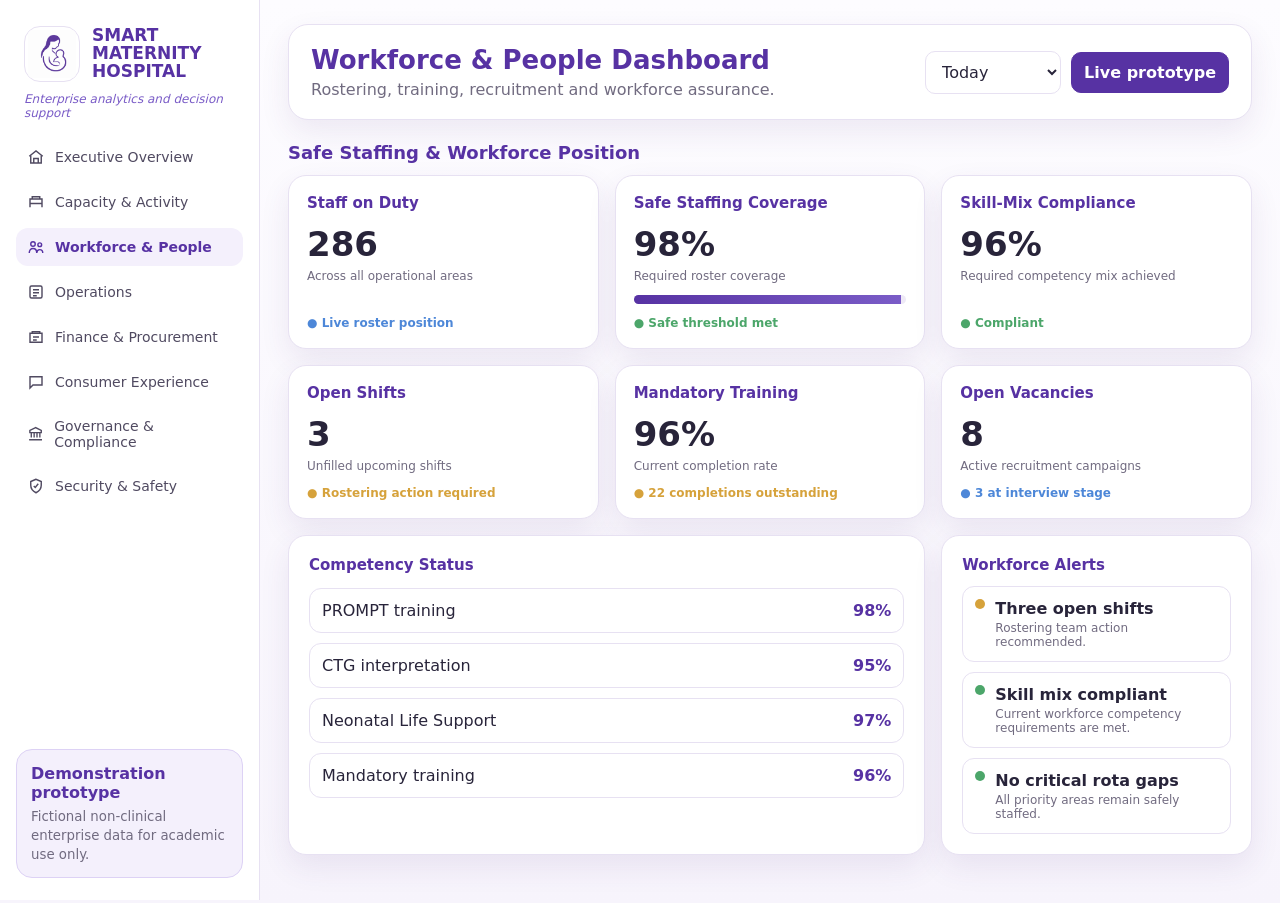
<file: workforce.html>
<!DOCTYPE html><html lang="en"><head><meta charset="UTF-8"><meta name="viewport" content="width=device-width,initial-scale=1.0"><title>Workforce & People Dashboard</title><link rel="stylesheet" href="assets/css/styles.css"></head>
<body><div class="shell">
<aside class="sidebar">
 <div>
  <div class="brand"><div class="logo"><img src="assets/smart-maternity-logo.png" alt="Smart Maternity Hospital logo"></div><h1>SMART<br>MATERNITY<br>HOSPITAL</h1></div>
  <div class="tagline">Enterprise analytics and decision support</div>
 </div>
 <nav><a class="nav-link " href="index.html"><svg viewBox="0 0 24 24"><path d="M3 11 12 4l9 7"/><path d="M5 10v10h14V10"/><path d="M9 20v-6h6v6"/></svg>Executive Overview</a><a class="nav-link" href="capacity.html"><svg viewBox="0 0 24 24"><path d="M4 19V8h16v11"/><path d="M7 8V5h10v3M4 14h16"/></svg>Capacity & Activity</a><a class="nav-link active" href="workforce.html"><svg viewBox="0 0 24 24"><circle cx="8" cy="8" r="3"/><circle cx="17" cy="9" r="2.5"/><path d="M3 20c0-4 2-6 5-6s5 2 5 6M13 20c.2-3 1.8-4.5 4-4.5S21 17 21 20"/></svg>Workforce & People</a><a class="nav-link " href="operations.html"><svg viewBox="0 0 24 24"><rect x="4" y="4" width="16" height="16" rx="2"/><path d="M8 9h8M8 13h8M8 17h5"/></svg>Operations</a><a class="nav-link " href="finance.html"><svg viewBox="0 0 24 24"><path d="M4 7h16v12H4z"/><path d="M7 7V5h10v2M8 12h8M8 16h5"/></svg>Finance & Procurement</a><a class="nav-link " href="customer.html"><svg viewBox="0 0 24 24"><path d="M4 5h16v11H8l-4 4V5Z"/></svg>Consumer Experience</a><a class="nav-link " href="governance.html"><svg viewBox="0 0 24 24"><path d="M12 3 4 7v3h16V7l-8-4Z"/><path d="M6 10v7M10 10v7M14 10v7M18 10v7M3 20h18"/></svg>Governance & Compliance</a><a class="nav-link " href="security.html"><svg viewBox="0 0 24 24"><path d="M12 3 5 6v5c0 5 3 8 7 10 4-2 7-5 7-10V6l-7-3Z"/><path d="m9 12 2 2 4-5"/></svg>Security & Safety</a></nav>
 <div class="sidebar-note"><strong>Demonstration prototype</strong><small>Fictional non-clinical enterprise data for academic use only.</small></div>
</aside><main><header class="header"><div><h2>Workforce & People Dashboard</h2><p>Rostering, training, recruitment and workforce assurance.</p></div><div class="controls"><select id="period"><option value="today">Today</option><option value="week">This week</option><option value="month">This month</option></select><span class="chip active">Live prototype</span></div></header>

<section class="grid">
<h3 class="section-heading">Safe Staffing & Workforce Position</h3>
<article class="card metric-card"><h3>Staff on Duty</h3><div class="metric" id="staff">286</div><div class="sub">Across all operational areas</div><div class="trend neutral">● Live roster position</div></article>
<article class="card metric-card"><h3>Safe Staffing Coverage</h3><div class="metric" id="coverage">98%</div><div class="sub">Required roster coverage</div><div class="progress"><span style="width:98%"></span></div><div class="trend up">● Safe threshold met</div></article>
<article class="card metric-card"><h3>Skill-Mix Compliance</h3><div class="metric" id="skillmix">96%</div><div class="sub">Required competency mix achieved</div><div class="trend up">● Compliant</div></article>
<article class="card metric-card"><h3>Open Shifts</h3><div class="metric" id="openshifts">3</div><div class="sub">Unfilled upcoming shifts</div><div class="trend warn">● Rostering action required</div></article>
<article class="card metric-card"><h3>Mandatory Training</h3><div class="metric" id="training">96%</div><div class="sub">Current completion rate</div><div class="trend warn">● 22 completions outstanding</div></article>
<article class="card metric-card"><h3>Open Vacancies</h3><div class="metric" id="vacancies">8</div><div class="sub">Active recruitment campaigns</div><div class="trend neutral">● 3 at interview stage</div></article>

<article class="panel wide"><h3>Competency Status</h3><div class="kpi-list">
<div class="kpi-row"><span>PROMPT training</span><strong>98%</strong></div>
<div class="kpi-row"><span>CTG interpretation</span><strong>95%</strong></div>
<div class="kpi-row"><span>Neonatal Life Support</span><strong>97%</strong></div>
<div class="kpi-row"><span>Mandatory training</span><strong>96%</strong></div>
</div></article>

<article class="panel"><h3>Workforce Alerts</h3><div class="alerts">
<div class="alert"><i class="dot amber"></i><div><strong>Three open shifts</strong><div class="sub">Rostering team action recommended.</div></div></div>
<div class="alert"><i class="dot green"></i><div><strong>Skill mix compliant</strong><div class="sub">Current workforce competency requirements are met.</div></div></div>
<div class="alert"><i class="dot green"></i><div><strong>No critical rota gaps</strong><div class="sub">All priority areas remain safely staffed.</div></div></div>
</div></article>
</section>

</main></div><script src="assets/js/app.js"></script></body></html>
</file>
<file: assets/css/styles.css>
:root{
  --purple:#5732a3;--purple2:#7a5cc7;--lav:#f4f0fc;--pink:#ef6fa8;
  --green:#4ca66a;--amber:#d6a23b;--blue:#4d87d8;--red:#d85757;
  --ink:#28243a;--muted:#716b80;--line:#e7e1f2;--card:#fff;
  --shadow:0 12px 30px rgba(76,47,127,.09)
}
*{box-sizing:border-box}
body{margin:0;font-family:Inter,system-ui,-apple-system,BlinkMacSystemFont,"Segoe UI",sans-serif;background:linear-gradient(180deg,#fdfcff,#f7f4fc);color:var(--ink)}
a{text-decoration:none;color:inherit}button,select{font:inherit}
.shell{min-height:100vh;display:grid;grid-template-columns:260px 1fr}
.sidebar{background:#fff;border-right:1px solid var(--line);padding:22px 16px;position:sticky;top:0;height:100vh;display:flex;flex-direction:column;gap:18px}
.brand{display:flex;align-items:center;gap:12px;padding:4px 8px 10px}.logo{width:56px;height:56px;border-radius:16px;border:1px solid var(--line);display:grid;place-items:center;overflow:hidden;background:#fff}.logo img{width:48px;height:48px;object-fit:contain}
.brand h1{margin:0;color:var(--purple);font-size:17px;line-height:1.05}.tagline{font-size:12px;color:var(--purple2);font-style:italic;padding:0 8px}
nav{display:grid;gap:7px}.nav-link{padding:10px 11px;border-radius:12px;color:#504a61;display:flex;align-items:center;gap:10px;font-size:14px}.nav-link:hover,.nav-link.active{background:var(--lav);color:var(--purple);font-weight:800}
.nav-link svg{width:18px;height:18px;fill:none;stroke:currentColor;stroke-width:1.9}
.sidebar-note{margin-top:auto;background:var(--lav);border:1px solid #ddd2f5;border-radius:16px;padding:14px}.sidebar-note strong{display:block;color:var(--purple);margin-bottom:4px}.sidebar-note small{color:var(--muted)}
main{padding:24px 28px 48px;max-width:1540px;width:100%;margin:auto}
.header{background:#fff;border:1px solid var(--line);border-radius:20px;box-shadow:var(--shadow);padding:20px 22px;display:flex;justify-content:space-between;align-items:center;gap:20px;margin-bottom:18px}.header h2{margin:0;color:var(--purple);font-size:26px}.header p{margin:5px 0 0;color:var(--muted)}
.controls{display:flex;gap:10px;align-items:center;flex-wrap:wrap}select,.chip{border:1px solid var(--line);background:#fff;color:var(--ink);padding:10px 12px;border-radius:10px}.chip{color:var(--purple);font-weight:800}.chip.active{background:var(--purple);color:#fff;border-color:var(--purple)}
.summary-strip{display:grid;grid-template-columns:repeat(6,minmax(0,1fr));gap:12px;margin-bottom:16px}.summary-item{background:#fff;border:1px solid var(--line);border-radius:15px;padding:14px;box-shadow:var(--shadow)}.summary-item span{font-size:12px;color:var(--muted)}.summary-item strong{display:block;margin-top:5px;font-size:17px}.statusline{display:flex;align-items:center;gap:7px}
.dot{width:10px;height:10px;border-radius:50%;display:inline-block;flex:0 0 auto}.green{background:var(--green)}.amber{background:var(--amber)}.red{background:var(--red)}.blue{background:var(--blue)}
.grid{display:grid;grid-template-columns:repeat(3,minmax(0,1fr));gap:16px}.card,.panel{background:#fff;border:1px solid var(--line);border-radius:18px;box-shadow:var(--shadow)}.metric-card{padding:18px;min-height:154px;display:flex;flex-direction:column;transition:.2s}.metric-card:hover{transform:translateY(-2px);border-color:#cab9ed}
.card h3,.panel h3{margin:0;color:var(--purple);font-size:15px}.metric{font-size:34px;font-weight:800;line-height:1;margin:15px 0 8px}.sub{font-size:12px;color:var(--muted)}.trend{margin-top:auto;padding-top:12px;font-size:12px;font-weight:800}.up{color:var(--green)}.warn{color:var(--amber)}.down{color:var(--red)}.neutral{color:var(--blue)}
.progress{height:9px;border-radius:999px;background:#eee9f6;overflow:hidden;margin-top:12px}.progress span{display:block;height:100%;background:linear-gradient(90deg,var(--purple),var(--purple2))}
.panel{padding:20px}.wide{grid-column:span 2}.full{grid-column:1/-1}.alerts{display:grid;gap:10px;margin-top:12px}.alert{display:flex;gap:10px;border:1px solid var(--line);border-radius:12px;padding:12px}.alert strong{display:block;margin-bottom:3px}
.kpi-list{display:grid;gap:10px;margin-top:14px}.kpi-row{display:flex;justify-content:space-between;gap:20px;padding:12px;border:1px solid var(--line);border-radius:12px}.kpi-row strong{color:var(--purple)}
.chart{height:245px;display:flex;align-items:flex-end;gap:14px;padding:25px 8px 0;border-top:1px solid var(--line);margin-top:14px}.bar{flex:1;background:linear-gradient(180deg,var(--purple2),var(--purple));border-radius:10px 10px 0 0;position:relative;min-width:25px}.bar span{position:absolute;bottom:-24px;left:50%;transform:translateX(-50%);font-size:11px;color:var(--muted)}.bar em{position:absolute;top:-23px;left:50%;transform:translateX(-50%);font-size:11px;font-style:normal;font-weight:800}
.stock-table{width:100%;border-collapse:collapse;margin-top:14px}.stock-table th,.stock-table td{padding:11px 10px;border-bottom:1px solid var(--line);text-align:left;font-size:13px}.stock-table th{color:var(--purple);font-size:12px}.pill{display:inline-flex;align-items:center;gap:6px;border-radius:999px;padding:5px 8px;font-size:11px;font-weight:800;background:var(--lav)}
.footer-note{margin-top:18px;background:linear-gradient(90deg,#f6f1ff,#fff);border:1px solid var(--line);border-radius:16px;padding:16px 18px;color:var(--muted);font-size:13px}
@media(max-width:1180px){.summary-strip{grid-template-columns:repeat(3,1fr)}.grid{grid-template-columns:repeat(2,minmax(0,1fr))}}
@media(max-width:920px){.shell{grid-template-columns:1fr}.sidebar{position:relative;height:auto;border-right:0;border-bottom:1px solid var(--line)}nav{grid-template-columns:repeat(3,1fr)}.sidebar-note{display:none}}
@media(max-width:680px){main{padding:14px}.header{flex-direction:column;align-items:flex-start}.summary-strip,.grid{grid-template-columns:1fr}.wide{grid-column:span 1}nav{grid-template-columns:1fr 1fr}.controls{width:100%}select,.chip{flex:1}}

.section-heading{grid-column:1/-1;margin:4px 0 -4px;color:var(--purple);font-size:18px}
.mini-grid{display:grid;grid-template-columns:repeat(2,minmax(0,1fr));gap:10px;margin-top:14px}
.mini-kpi{border:1px solid var(--line);border-radius:12px;padding:12px}
.mini-kpi span{display:block;color:var(--muted);font-size:12px}
.mini-kpi strong{display:block;color:var(--purple);font-size:20px;margin-top:4px}
@media(max-width:680px){.mini-grid{grid-template-columns:1fr}}
</file>
